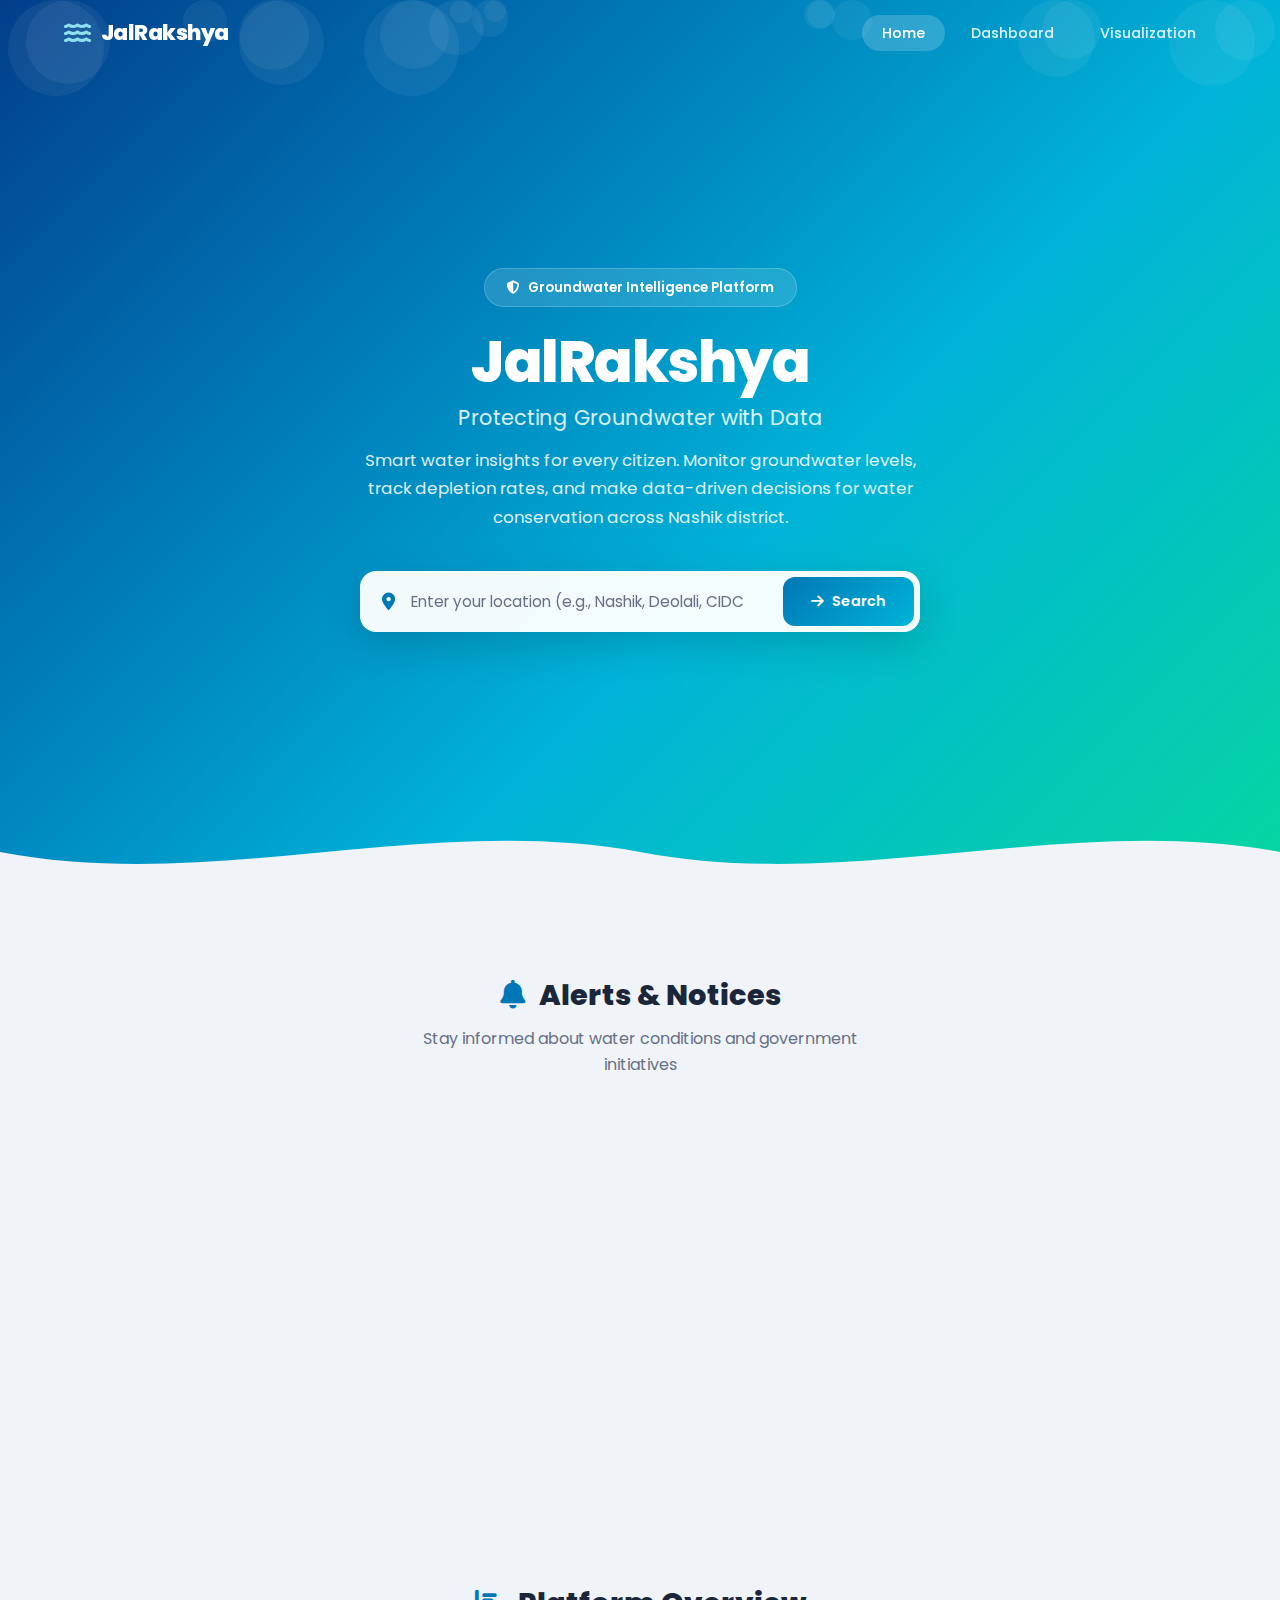
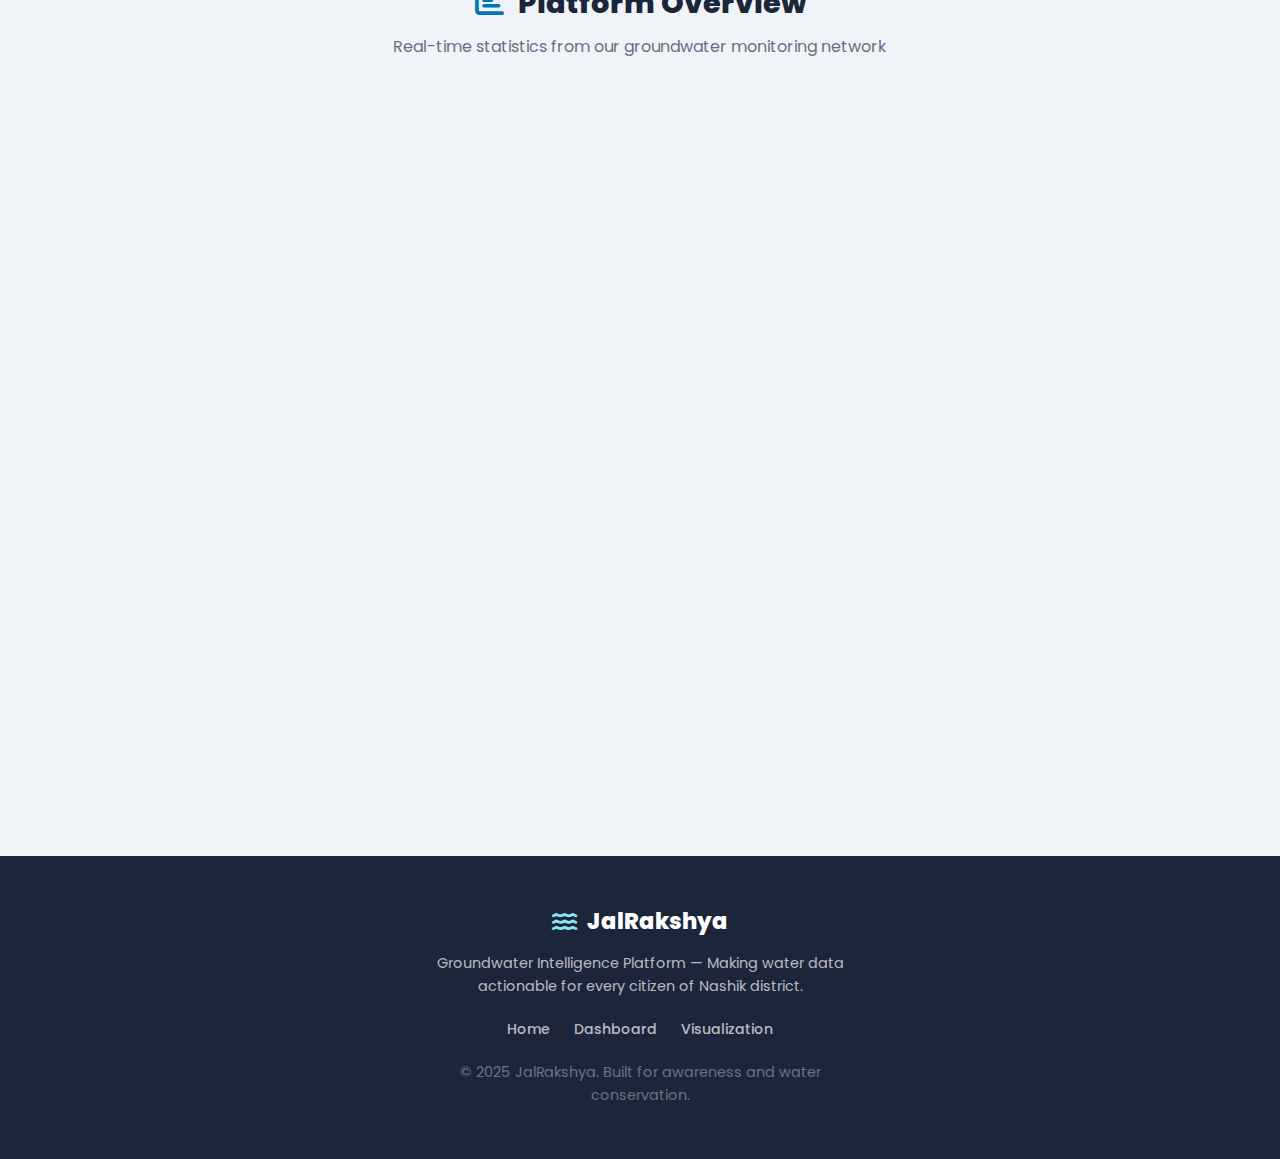
<file: JALRAKSHA - Copy/index.html>
<!DOCTYPE html>
<html lang="en">
<head>
  <meta charset="UTF-8" />
  <meta name="viewport" content="width=device-width, initial-scale=1.0" />
  <title>JalRakshya – Groundwater Intelligence Platform</title>
  <link href="https://fonts.googleapis.com/css2?family=Poppins:wght@300;400;500;600;700;800&display=swap" rel="stylesheet" />
  <link rel="stylesheet" href="https://cdnjs.cloudflare.com/ajax/libs/font-awesome/6.5.1/css/all.min.css" />
  <link rel="stylesheet" href="style.css" />
</head>
<body>

  <!-- ===== NAVBAR ===== -->
  <nav class="navbar" id="navbar">
    <div class="nav-container">
      <a href="index.html" class="nav-logo">
        <i class="fas fa-water"></i>
        JalRakshya
      </a>
      <ul class="nav-links" id="navLinks">
        <li><a href="index.html" class="active">Home</a></li>
        <li><a href="dashboard.html">Dashboard</a></li>
        <li><a href="visualization.html">Visualization</a></li>
      </ul>
      <button class="hamburger" id="hamburger" aria-label="Toggle menu">
        <span></span><span></span><span></span>
      </button>
    </div>
  </nav>

  <!-- ===== HERO ===== -->
  <section class="hero" id="hero">
    <div class="hero-bubbles" id="heroBubbles"></div>
    <div class="hero-content">
      <div class="hero-badge">
        <i class="fas fa-shield-halved"></i>
        Groundwater Intelligence Platform
      </div>
      <h1>
        JalRakshya
        <span>Protecting Groundwater with Data</span>
      </h1>
      <p class="hero-desc">Smart water insights for every citizen. Monitor groundwater levels, track depletion rates, and make data-driven decisions for water conservation across Nashik district.</p>
      <div class="hero-search">
        <div class="search-wrapper" id="searchWrapper">
          <i class="fas fa-map-marker-alt search-icon"></i>
          <input type="text" id="heroSearchInput" placeholder="Enter your location (e.g., Nashik, Deolali, CIDCO)..." autocomplete="off" list="locationList" />
          <datalist id="locationList"></datalist>
          <button id="heroSearchBtn">
            <i class="fas fa-arrow-right"></i>
            <span>Search</span>
          </button>
        </div>
      </div>
    </div>
    <div class="hero-wave">
      <svg viewBox="0 0 1440 120" xmlns="http://www.w3.org/2000/svg" preserveAspectRatio="none">
        <path fill="var(--bg)" d="M0,64 C240,110 480,20 720,64 C960,110 1200,20 1440,64 L1440,120 L0,120 Z"></path>
      </svg>
    </div>
  </section>

  <!-- ===== ALERTS & NOTICES ===== -->
  <section class="section alerts-section" id="alertsSection">
    <div class="container">
      <div class="section-header">
        <h2><i class="fas fa-bell"></i> Alerts &amp; Notices</h2>
        <p>Stay informed about water conditions and government initiatives</p>
      </div>
      <div class="alerts-grid">
        <div class="alert-card alert-danger fade-in">
          <div class="alert-icon"><i class="fas fa-exclamation-triangle"></i></div>
          <div class="alert-body">
            <h3>Water Levels Declining</h3>
            <p>Several locations in Nashik district are experiencing a steady decline in groundwater levels. Conservation measures are strongly advised for all residents.</p>
          </div>
        </div>
        <div class="alert-card alert-warning fade-in">
          <div class="alert-icon"><i class="fas fa-landmark"></i></div>
          <div class="alert-body">
            <h3>Jal Jeevan Mission</h3>
            <p>Government's flagship scheme to provide functional tap water to every rural household. Check eligibility and apply at <strong>jaljeevanmission.gov.in</strong></p>
          </div>
        </div>
        <div class="alert-card alert-success fade-in">
          <div class="alert-icon"><i class="fas fa-leaf"></i></div>
          <div class="alert-body">
            <h3>Rainwater Harvesting Subsidies</h3>
            <p>Local municipalities are offering up to 50% subsidy on rainwater harvesting systems. Apply before March 2026 to avail the benefit.</p>
          </div>
        </div>
        <div class="alert-card alert-info fade-in">
          <div class="alert-icon"><i class="fas fa-vial"></i></div>
          <div class="alert-body">
            <h3>Free Water Quality Testing</h3>
            <p>Free water quality testing is now available at all taluka offices. Ensure your drinking water meets BIS standards for safety.</p>
          </div>
        </div>
      </div>
    </div>
  </section>

  <!-- ===== QUICK STATS ===== -->
  <section class="section stats-section">
    <div class="container">
      <div class="section-header">
        <h2><i class="fas fa-chart-bar"></i> Platform Overview</h2>
        <p>Real-time statistics from our groundwater monitoring network</p>
      </div>
      <div class="stats-grid" id="statsGrid">
        <div class="stat-card fade-in">
          <div class="stat-icon"><i class="fas fa-map-marker-alt"></i></div>
          <div class="stat-value" id="statLocations">--</div>
          <div class="stat-label">Locations Monitored</div>
        </div>
        <div class="stat-card fade-in">
          <div class="stat-icon"><i class="fas fa-database"></i></div>
          <div class="stat-value" id="statRecords">--</div>
          <div class="stat-label">Data Records</div>
        </div>
        <div class="stat-card fade-in">
          <div class="stat-icon"><i class="fas fa-cloud-rain"></i></div>
          <div class="stat-value" id="statRainfall">--</div>
          <div class="stat-label">Avg Rainfall (mm)</div>
        </div>
        <div class="stat-card fade-in">
          <div class="stat-icon"><i class="fas fa-water"></i></div>
          <div class="stat-value" id="statGWLevel">--</div>
          <div class="stat-label">Avg GW Level (m)</div>
        </div>
      </div>
    </div>
  </section>

  <!-- ===== ABOUT ===== -->
  <section class="section about-section">
    <div class="container">
      <div class="about-grid fade-in">
        <div class="about-text">
          <h2>About JalRakshya</h2>
          <p>India extracts more groundwater than any other country in the world. In Nashik district alone, dozens of localities face moderate to severe water stress, threatening livelihoods and future sustainability.</p>
          <p>JalRakshya transforms complex groundwater monitoring data into clean, visual dashboards that every citizen can understand and act upon — empowering communities with actionable water intelligence.</p>
          <div class="about-features">
            <div class="about-feature"><i class="fas fa-database"></i><span>Real CSV Data</span></div>
            <div class="about-feature"><i class="fas fa-chart-pie"></i><span>Visual Analytics</span></div>
            <div class="about-feature"><i class="fas fa-bell"></i><span>Smart Alerts</span></div>
            <div class="about-feature"><i class="fas fa-mobile-screen"></i><span>Responsive Design</span></div>
          </div>
        </div>
        <div class="about-visual">
          <div class="about-card glass-card">
            <div class="about-stat"><strong id="aboutLocations">100+</strong><span>Locations</span></div>
            <div class="about-stat"><strong>315</strong><span>Data Records</span></div>
            <div class="about-stat"><strong>9</strong><span>Parameters</span></div>
            <div class="about-stat"><strong>3</strong><span>Years</span></div>
          </div>
        </div>
      </div>
    </div>
  </section>

  <!-- ===== FOOTER ===== -->
  <footer class="footer">
    <div class="container">
      <div class="footer-content">
        <div class="footer-brand"><i class="fas fa-water"></i><span>JalRakshya</span></div>
        <p>Groundwater Intelligence Platform — Making water data actionable for every citizen of Nashik district.</p>
        <div class="footer-links">
          <a href="index.html">Home</a>
          <a href="dashboard.html">Dashboard</a>
          <a href="visualization.html">Visualization</a>
        </div>
        <p class="footer-copy">&copy; 2025 JalRakshya. Built for awareness and water conservation.</p>
      </div>
    </div>
  </footer>

  <!-- Scroll to Top -->
  <button class="scroll-top-btn" id="scrollTopBtn" aria-label="Scroll to top"><i class="fas fa-chevron-up"></i></button>

  <script src="script.js"></script>
</body>
</html>
</file>
<file: JALRAKSHA - Copy/style.css>
/* ============================================
   JalRakshya – Groundwater Intelligence Platform
   Master Stylesheet
   ============================================ */

/* ───── CSS Variables ───── */
:root {
  --primary: #0077b6;
  --primary-dark: #023e8a;
  --primary-light: #48cae4;
  --accent: #00b4d8;
  --accent-light: #90e0ef;
  --green: #06d6a0;
  --green-dark: #058a5e;
  --yellow: #ffd166;
  --yellow-dark: #e0a800;
  --red: #ef476f;
  --red-dark: #c9184a;
  --orange: #f77f00;

  --bg: #f0f4f8;
  --bg-alt: #e4eaf0;
  --card-bg: rgba(255, 255, 255, 0.82);
  --glass-bg: rgba(255, 255, 255, 0.55);
  --glass-border: rgba(255, 255, 255, 0.25);
  --text: #344054;
  --text-light: #667085;
  --heading: #1b263b;
  --border: rgba(0, 0, 0, 0.07);

  --shadow-sm: 0 2px 8px rgba(0, 0, 0, 0.05);
  --shadow: 0 8px 30px rgba(0, 0, 0, 0.07);
  --shadow-lg: 0 20px 60px rgba(0, 0, 0, 0.1);
  --radius: 16px;
  --radius-sm: 10px;
  --radius-full: 50px;
  --transition: all 0.3s cubic-bezier(0.4, 0, 0.2, 1);
  --font: "Poppins", sans-serif;
}

/* ───── Reset ───── */
*,
*::before,
*::after {
  margin: 0;
  padding: 0;
  box-sizing: border-box;
}

html {
  scroll-behavior: smooth;
}

body {
  font-family: var(--font);
  background: var(--bg);
  color: var(--text);
  line-height: 1.6;
  overflow-x: hidden;
  -webkit-font-smoothing: antialiased;
}

a {
  text-decoration: none;
  color: inherit;
}
ul {
  list-style: none;
}
img {
  max-width: 100%;
  display: block;
}
button {
  cursor: pointer;
  font-family: var(--font);
  border: none;
}
input,
select,
textarea {
  font-family: var(--font);
}

.container {
  max-width: 1200px;
  margin: 0 auto;
  padding: 0 24px;
}

.section {
  padding: 72px 0;
}

/* ============================================
   GLASS CARD
   ============================================ */
.glass-card {
  background: var(--card-bg);
  backdrop-filter: blur(16px);
  -webkit-backdrop-filter: blur(16px);
  border: 1px solid var(--glass-border);
  border-radius: var(--radius);
  box-shadow: var(--shadow);
  transition: var(--transition);
}

/* ============================================
   BUTTONS
   ============================================ */
.btn {
  display: inline-flex;
  align-items: center;
  gap: 8px;
  padding: 12px 28px;
  border-radius: var(--radius-full);
  font-weight: 600;
  font-size: 0.92rem;
  border: none;
  cursor: pointer;
  transition: var(--transition);
  text-decoration: none;
}

.btn-primary {
  background: linear-gradient(135deg, var(--primary), var(--accent));
  color: #fff;
  box-shadow: 0 4px 15px rgba(0, 119, 182, 0.3);
}

.btn-primary:hover {
  background: linear-gradient(135deg, var(--primary-dark), var(--primary));
  box-shadow: 0 6px 20px rgba(0, 119, 182, 0.4);
  transform: translateY(-2px);
}

.btn-outline {
  background: transparent;
  color: var(--primary);
  border: 2px solid var(--primary);
}

.btn-outline:hover {
  background: var(--primary);
  color: #fff;
}

.btn-lg {
  padding: 14px 36px;
  font-size: 1rem;
}

/* ============================================
   NAVBAR
   ============================================ */
.navbar {
  position: fixed;
  top: 0;
  left: 0;
  right: 0;
  z-index: 1000;
  padding: 16px 0;
  transition: var(--transition);
  background: transparent;
}

.navbar.scrolled {
  background: rgba(255, 255, 255, 0.95);
  backdrop-filter: blur(20px);
  -webkit-backdrop-filter: blur(20px);
  box-shadow: 0 4px 24px rgba(0, 0, 0, 0.06);
  padding: 10px 0;
}

/* Light navbar preset (dashboard & viz pages) */
.navbar.navbar-light {
  background: rgba(255, 255, 255, 0.95);
  backdrop-filter: blur(20px);
  -webkit-backdrop-filter: blur(20px);
  box-shadow: 0 4px 24px rgba(0, 0, 0, 0.06);
  padding: 10px 0;
}

.nav-container {
  max-width: 1200px;
  margin: 0 auto;
  padding: 0 24px;
  display: flex;
  align-items: center;
  justify-content: space-between;
}

.nav-logo {
  display: flex;
  align-items: center;
  gap: 10px;
  font-size: 1.35rem;
  font-weight: 800;
  color: #fff;
  letter-spacing: -0.5px;
}

.nav-logo i {
  font-size: 1.5rem;
  color: var(--accent-light);
}

.navbar.scrolled .nav-logo,
.navbar-light .nav-logo {
  color: var(--primary-dark);
}

.navbar.scrolled .nav-logo i,
.navbar-light .nav-logo i {
  color: var(--primary);
}

.nav-links {
  display: flex;
  align-items: center;
  gap: 6px;
}

.nav-links a {
  padding: 8px 20px;
  border-radius: var(--radius-full);
  font-weight: 500;
  font-size: 0.9rem;
  color: rgba(255, 255, 255, 0.85);
  transition: var(--transition);
}

.navbar.scrolled .nav-links a,
.navbar-light .nav-links a {
  color: var(--text);
}

.nav-links a:hover,
.nav-links a.active {
  background: rgba(255, 255, 255, 0.18);
  color: #fff;
}

.navbar.scrolled .nav-links a:hover,
.navbar.scrolled .nav-links a.active,
.navbar-light .nav-links a:hover,
.navbar-light .nav-links a.active {
  background: var(--primary);
  color: #fff;
}

/* Hamburger */
.hamburger {
  display: none;
  flex-direction: column;
  gap: 5px;
  background: none;
  padding: 6px;
}

.hamburger span {
  display: block;
  width: 24px;
  height: 2.5px;
  background: #fff;
  border-radius: 4px;
  transition: var(--transition);
}

.navbar.scrolled .hamburger span,
.navbar-light .hamburger span {
  background: var(--heading);
}

.hamburger.active span:nth-child(1) {
  transform: rotate(45deg) translate(5px, 5px);
}
.hamburger.active span:nth-child(2) {
  opacity: 0;
}
.hamburger.active span:nth-child(3) {
  transform: rotate(-45deg) translate(5px, -5px);
}

/* ============================================
   HERO SECTION
   ============================================ */
.hero {
  min-height: 100vh;
  display: flex;
  align-items: center;
  justify-content: center;
  text-align: center;
  position: relative;
  background: linear-gradient(
    135deg,
    #023e8a 0%,
    #0077b6 30%,
    #00b4d8 60%,
    #06d6a0 100%
  );
  overflow: hidden;
}

.hero-bubbles {
  position: absolute;
  top: 0;
  left: 0;
  right: 0;
  bottom: 0;
  overflow: hidden;
  z-index: 1;
}

.bubble {
  position: absolute;
  border-radius: 50%;
  background: rgba(255, 255, 255, 0.06);
  animation: floatUp linear infinite;
}

@keyframes floatUp {
  0% {
    transform: translateY(100vh) scale(0);
    opacity: 0;
  }
  10% {
    opacity: 1;
  }
  90% {
    opacity: 0.6;
  }
  100% {
    transform: translateY(-20vh) scale(1);
    opacity: 0;
  }
}

.hero-content {
  position: relative;
  z-index: 2;
  max-width: 740px;
  padding: 0 24px;
}

.hero-badge {
  display: inline-flex;
  align-items: center;
  gap: 8px;
  background: rgba(255, 255, 255, 0.13);
  backdrop-filter: blur(10px);
  padding: 8px 22px;
  border-radius: var(--radius-full);
  font-size: 0.82rem;
  font-weight: 600;
  color: #fff;
  margin-bottom: 24px;
  border: 1px solid rgba(255, 255, 255, 0.2);
  animation: fadeInDown 0.8s ease;
}

.hero h1 {
  font-size: 3.6rem;
  font-weight: 800;
  color: #fff;
  line-height: 1.08;
  margin-bottom: 16px;
  letter-spacing: -1.5px;
  animation: fadeInDown 0.8s ease 0.1s backwards;
}

.hero h1 span {
  display: block;
  font-size: 1.3rem;
  font-weight: 400;
  opacity: 0.85;
  margin-top: 14px;
  letter-spacing: 0;
}

.hero-desc {
  font-size: 1.05rem;
  color: rgba(255, 255, 255, 0.88);
  max-width: 560px;
  margin: 0 auto 40px;
  line-height: 1.7;
  animation: fadeInDown 0.8s ease 0.2s backwards;
}

.hero-search {
  animation: fadeInUp 0.8s ease 0.3s backwards;
}

.hero-wave {
  position: absolute;
  bottom: -2px;
  left: 0;
  right: 0;
  z-index: 3;
}

.hero-wave svg {
  display: block;
  width: 100%;
}

/* Search Wrapper */
.search-wrapper {
  display: flex;
  align-items: center;
  gap: 0;
  background: rgba(255, 255, 255, 0.95);
  backdrop-filter: blur(10px);
  border-radius: var(--radius);
  box-shadow: 0 12px 40px rgba(0, 0, 0, 0.15);
  overflow: hidden;
  border: 2px solid transparent;
  transition: var(--transition);
  max-width: 580px;
  margin: 0 auto;
}

.search-wrapper:focus-within {
  border-color: var(--accent);
  box-shadow: 0 12px 40px rgba(0, 180, 216, 0.25);
}

.search-icon {
  padding-left: 20px;
  color: var(--primary);
  font-size: 1.1rem;
}

.search-wrapper input {
  flex: 1;
  padding: 16px 16px;
  border: none;
  font-size: 0.95rem;
  background: transparent;
  color: var(--heading);
  outline: none;
}

.search-wrapper input::placeholder {
  color: var(--text-light);
}

.search-wrapper button {
  display: flex;
  align-items: center;
  gap: 8px;
  padding: 14px 28px;
  margin: 4px;
  background: linear-gradient(135deg, var(--primary), var(--accent));
  color: #fff;
  font-weight: 600;
  font-size: 0.9rem;
  border: none;
  border-radius: 12px;
  transition: var(--transition);
  white-space: nowrap;
}

.search-wrapper button:hover {
  background: linear-gradient(135deg, var(--primary-dark), var(--primary));
  transform: scale(1.02);
}

/* ============================================
   SECTION HEADERS
   ============================================ */
.section-header {
  text-align: center;
  margin-bottom: 48px;
}

.section-header h2 {
  font-size: 1.8rem;
  font-weight: 800;
  color: var(--heading);
  margin-bottom: 8px;
}

.section-header h2 i {
  color: var(--primary);
  margin-right: 8px;
}

.section-header p {
  font-size: 1rem;
  color: var(--text-light);
  max-width: 500px;
  margin: 0 auto;
}

/* ============================================
   ALERTS SECTION
   ============================================ */
.alerts-grid {
  display: grid;
  grid-template-columns: repeat(2, 1fr);
  gap: 20px;
}

.alert-card {
  display: flex;
  gap: 16px;
  padding: 24px;
  border-radius: var(--radius);
  background: var(--card-bg);
  backdrop-filter: blur(10px);
  box-shadow: var(--shadow-sm);
  border-left: 5px solid transparent;
  transition: var(--transition);
}

.alert-card:hover {
  transform: translateY(-4px);
  box-shadow: var(--shadow);
}

.alert-danger {
  border-left-color: var(--red);
}
.alert-warning {
  border-left-color: var(--yellow-dark);
}
.alert-success {
  border-left-color: var(--green);
}
.alert-info {
  border-left-color: var(--primary);
}

.alert-icon {
  width: 48px;
  height: 48px;
  border-radius: 12px;
  display: flex;
  align-items: center;
  justify-content: center;
  font-size: 1.2rem;
  flex-shrink: 0;
}

.alert-danger .alert-icon {
  background: rgba(239, 71, 111, 0.1);
  color: var(--red);
}
.alert-warning .alert-icon {
  background: rgba(255, 209, 102, 0.2);
  color: var(--yellow-dark);
}
.alert-success .alert-icon {
  background: rgba(6, 214, 160, 0.12);
  color: var(--green);
}
.alert-info .alert-icon {
  background: rgba(0, 119, 182, 0.1);
  color: var(--primary);
}

.alert-body h3 {
  font-size: 1rem;
  font-weight: 700;
  color: var(--heading);
  margin-bottom: 4px;
}

.alert-body p {
  font-size: 0.88rem;
  color: var(--text);
  line-height: 1.6;
}

/* ============================================
   STATS SECTION
   ============================================ */
.stats-grid {
  display: grid;
  grid-template-columns: repeat(4, 1fr);
  gap: 20px;
}

.stat-card {
  text-align: center;
  padding: 32px 20px;
  background: var(--card-bg);
  backdrop-filter: blur(10px);
  border: 1px solid var(--glass-border);
  border-radius: var(--radius);
  box-shadow: var(--shadow-sm);
  transition: var(--transition);
}

.stat-card:hover {
  transform: translateY(-6px);
  box-shadow: var(--shadow);
}

.stat-icon {
  width: 56px;
  height: 56px;
  margin: 0 auto 16px;
  border-radius: 14px;
  display: flex;
  align-items: center;
  justify-content: center;
  font-size: 1.4rem;
  background: linear-gradient(135deg, rgba(0, 119, 182, 0.1), rgba(0, 180, 216, 0.1));
  color: var(--primary);
}

.stat-value {
  font-size: 2.2rem;
  font-weight: 800;
  color: var(--heading);
  line-height: 1.1;
}

.stat-label {
  font-size: 0.85rem;
  color: var(--text-light);
  margin-top: 6px;
  font-weight: 500;
}

/* ============================================
   ABOUT SECTION
   ============================================ */
.about-grid {
  display: grid;
  grid-template-columns: 1fr 1fr;
  gap: 48px;
  align-items: center;
}

.about-text h2 {
  font-size: 2rem;
  font-weight: 800;
  color: var(--heading);
  margin-bottom: 16px;
}

.about-text p {
  color: var(--text);
  margin-bottom: 16px;
  line-height: 1.7;
}

.about-features {
  display: grid;
  grid-template-columns: 1fr 1fr;
  gap: 12px;
  margin-top: 24px;
}

.about-feature {
  display: flex;
  align-items: center;
  gap: 10px;
  font-weight: 600;
  font-size: 0.9rem;
  color: var(--heading);
}

.about-feature i {
  color: var(--primary);
  width: 20px;
  text-align: center;
}

.about-card {
  display: grid;
  grid-template-columns: 1fr 1fr;
  gap: 16px;
  padding: 32px;
}

.about-stat {
  text-align: center;
  padding: 20px 12px;
  background: rgba(0, 119, 182, 0.04);
  border-radius: 12px;
}

.about-stat strong {
  display: block;
  font-size: 1.8rem;
  font-weight: 800;
  color: var(--primary);
  line-height: 1.1;
}

.about-stat span {
  font-size: 0.82rem;
  color: var(--text-light);
  font-weight: 500;
}

/* ============================================
   FOOTER
   ============================================ */
.footer {
  background: var(--heading);
  color: rgba(255, 255, 255, 0.7);
  padding: 48px 0 32px;
}

.footer-content {
  text-align: center;
}

.footer-brand {
  display: inline-flex;
  align-items: center;
  gap: 10px;
  font-size: 1.4rem;
  font-weight: 800;
  color: #fff;
  margin-bottom: 12px;
}

.footer-brand i {
  color: var(--accent-light);
}

.footer-content > p {
  font-size: 0.9rem;
  max-width: 450px;
  margin: 0 auto 20px;
  line-height: 1.6;
}

.footer-links {
  display: flex;
  justify-content: center;
  gap: 24px;
  margin-bottom: 20px;
}

.footer-links a {
  font-size: 0.88rem;
  font-weight: 500;
  transition: var(--transition);
}

.footer-links a:hover {
  color: var(--accent-light);
}

.footer-copy {
  font-size: 0.78rem;
  opacity: 0.5;
}

/* ============================================
   SCROLL TO TOP
   ============================================ */
.scroll-top-btn {
  position: fixed;
  bottom: 28px;
  right: 28px;
  width: 46px;
  height: 46px;
  border-radius: 50%;
  background: linear-gradient(135deg, var(--primary), var(--accent));
  color: #fff;
  font-size: 1rem;
  display: flex;
  align-items: center;
  justify-content: center;
  box-shadow: 0 6px 20px rgba(0, 119, 182, 0.35);
  opacity: 0;
  transform: translateY(20px);
  transition: var(--transition);
  z-index: 999;
  pointer-events: none;
}

.scroll-top-btn.visible {
  opacity: 1;
  transform: translateY(0);
  pointer-events: all;
}

.scroll-top-btn:hover {
  transform: translateY(-3px);
}

/* ============================================
   LOADING OVERLAY
   ============================================ */
.loading-overlay {
  position: fixed;
  inset: 0;
  z-index: 10000;
  background: var(--bg);
  display: flex;
  align-items: center;
  justify-content: center;
  transition: opacity 0.5s ease;
}

.loading-overlay.hidden {
  opacity: 0;
  pointer-events: none;
}

.loader {
  text-align: center;
}

.spinner {
  width: 48px;
  height: 48px;
  border: 4px solid var(--border);
  border-top-color: var(--primary);
  border-radius: 50%;
  animation: spin 0.8s linear infinite;
  margin: 0 auto 16px;
}

@keyframes spin {
  to {
    transform: rotate(360deg);
  }
}

.loader p {
  color: var(--text-light);
  font-size: 0.92rem;
  font-weight: 500;
}

/* ============================================
   TOAST NOTIFICATION
   ============================================ */
.toast {
  position: fixed;
  bottom: 28px;
  left: 50%;
  transform: translateX(-50%) translateY(20px);
  padding: 14px 28px;
  border-radius: var(--radius-full);
  font-size: 0.88rem;
  font-weight: 500;
  color: #fff;
  display: flex;
  align-items: center;
  gap: 10px;
  z-index: 10001;
  box-shadow: 0 8px 30px rgba(0, 0, 0, 0.2);
  opacity: 0;
  transition: all 0.4s cubic-bezier(0.4, 0, 0.2, 1);
  pointer-events: none;
}

.toast.visible {
  opacity: 1;
  transform: translateX(-50%) translateY(0);
}

.toast-info {
  background: var(--heading);
}
.toast-success {
  background: var(--green);
}
.toast-error {
  background: var(--red);
}
.toast-warning {
  background: var(--orange);
  color: var(--heading);
}

/* ============================================
   FADE-IN ANIMATION
   ============================================ */
.fade-in {
  opacity: 0;
  transform: translateY(24px);
  transition: opacity 0.6s ease, transform 0.6s ease;
}

.fade-in.visible {
  opacity: 1;
  transform: translateY(0);
}

@keyframes fadeInDown {
  from {
    opacity: 0;
    transform: translateY(-20px);
  }
  to {
    opacity: 1;
    transform: translateY(0);
  }
}

@keyframes fadeInUp {
  from {
    opacity: 0;
    transform: translateY(30px);
  }
  to {
    opacity: 1;
    transform: translateY(0);
  }
}

/* ============================================
   DASHBOARD — TOP BAR
   ============================================ */
.page-main {
  padding-top: 70px;
}

.dash-topbar {
  padding: 32px 0 24px;
  background: linear-gradient(
    135deg,
    rgba(0, 119, 182, 0.04),
    rgba(6, 214, 160, 0.04)
  );
  border-bottom: 1px solid var(--border);
}

.topbar-content {
  display: flex;
  align-items: flex-end;
  justify-content: space-between;
  gap: 20px;
}

.breadcrumb {
  display: flex;
  align-items: center;
  gap: 8px;
  font-size: 0.82rem;
  color: var(--text-light);
  margin-bottom: 8px;
}

.breadcrumb a {
  color: var(--primary);
  font-weight: 500;
  transition: var(--transition);
}

.breadcrumb a:hover {
  text-decoration: underline;
}

.breadcrumb .sep {
  opacity: 0.4;
}

.topbar-content h1 {
  font-size: 1.7rem;
  font-weight: 800;
  color: var(--heading);
}

.topbar-content h1 i {
  color: var(--primary);
  margin-right: 8px;
}

/* ============================================
   DASHBOARD — NO DATA
   ============================================ */
.no-data-section {
  padding: 80px 0;
}

.no-data-card {
  text-align: center;
  padding: 60px 40px;
  background: var(--card-bg);
  border-radius: var(--radius);
  box-shadow: var(--shadow);
  max-width: 500px;
  margin: 0 auto;
}

.no-data-card i {
  font-size: 3.5rem;
  color: var(--primary);
  opacity: 0.4;
  margin-bottom: 20px;
}

.no-data-card h2 {
  font-size: 1.5rem;
  font-weight: 700;
  color: var(--heading);
  margin-bottom: 12px;
}

.no-data-card p {
  color: var(--text);
  margin-bottom: 24px;
  font-size: 0.95rem;
}

/* ============================================
   DASHBOARD — STATUS BAR
   ============================================ */
.status-section {
  padding: 16px 0;
}

.status-bar {
  display: flex;
  align-items: center;
  gap: 16px;
  padding: 18px 28px;
  border-radius: var(--radius);
  transition: var(--transition);
  animation: slideInDown 0.5s ease;
}

@keyframes slideInDown {
  from {
    opacity: 0;
    transform: translateY(-10px);
  }
  to {
    opacity: 1;
    transform: translateY(0);
  }
}

.status-dot {
  width: 14px;
  height: 14px;
  border-radius: 50%;
  flex-shrink: 0;
  animation: pulse 2s infinite;
}

@keyframes pulse {
  0%,
  100% {
    box-shadow: 0 0 0 0 currentColor;
  }
  50% {
    box-shadow: 0 0 0 8px transparent;
  }
}

.status-info {
  display: flex;
  flex-direction: column;
}

.status-label {
  font-size: 0.82rem;
  font-weight: 700;
  letter-spacing: 1px;
  text-transform: uppercase;
}

.status-desc {
  font-size: 0.88rem;
  font-weight: 400;
}

/* Status Variants */
.status-safe {
  background: rgba(6, 214, 160, 0.1);
  border: 1px solid rgba(6, 214, 160, 0.25);
}
.status-safe .status-dot {
  background: var(--green);
  color: rgba(6, 214, 160, 0.4);
}
.status-safe .status-label {
  color: var(--green-dark);
}
.status-safe .status-desc {
  color: var(--green-dark);
}

.status-moderate {
  background: rgba(255, 209, 102, 0.12);
  border: 1px solid rgba(255, 209, 102, 0.3);
}
.status-moderate .status-dot {
  background: var(--yellow);
  color: rgba(255, 209, 102, 0.4);
}
.status-moderate .status-label {
  color: var(--yellow-dark);
}
.status-moderate .status-desc {
  color: #7a6200;
}

.status-critical {
  background: rgba(239, 71, 111, 0.1);
  border: 1px solid rgba(239, 71, 111, 0.25);
}
.status-critical .status-dot {
  background: var(--red);
  color: rgba(239, 71, 111, 0.4);
}
.status-critical .status-label {
  color: var(--red-dark);
}
.status-critical .status-desc {
  color: var(--red-dark);
}

/* ============================================
   DASHBOARD — SUMMARY CARDS
   ============================================ */
.summary-grid {
  display: grid;
  grid-template-columns: repeat(5, 1fr);
  gap: 18px;
}

.summary-card {
  padding: 24px 20px;
  text-align: center;
  transition: var(--transition);
}

.summary-card:hover {
  transform: translateY(-6px);
  box-shadow: var(--shadow-lg);
}

.card-icon {
  width: 50px;
  height: 50px;
  border-radius: 14px;
  display: flex;
  align-items: center;
  justify-content: center;
  margin: 0 auto 14px;
  font-size: 1.2rem;
}

.card-icon.water {
  background: rgba(0, 119, 182, 0.1);
  color: #0077b6;
}
.card-icon.rain {
  background: rgba(0, 180, 216, 0.1);
  color: #00b4d8;
}
.card-icon.depletion {
  background: rgba(239, 71, 111, 0.1);
  color: #ef476f;
}
.card-icon.ph {
  background: rgba(6, 214, 160, 0.1);
  color: #06d6a0;
}
.card-icon.usage {
  background: rgba(131, 56, 236, 0.1);
  color: #8338ec;
}

.summary-card h3 {
  font-size: 0.78rem;
  font-weight: 600;
  color: var(--text-light);
  text-transform: uppercase;
  letter-spacing: 0.5px;
  margin-bottom: 8px;
}

.card-value {
  font-size: 2rem;
  font-weight: 800;
  color: var(--heading);
  line-height: 1;
}

.card-unit {
  font-size: 0.75rem;
  color: var(--text-light);
  margin-top: 6px;
}

/* ============================================
   DASHBOARD — MAP PLACEHOLDER
   ============================================ */
.map-card {
  padding: 24px;
}

.map-card h3 {
  font-size: 1.1rem;
  font-weight: 700;
  color: var(--heading);
  margin-bottom: 16px;
}

.map-card h3 i {
  color: var(--primary);
  margin-right: 8px;
}

.map-placeholder {
  height: 260px;
  border-radius: 12px;
  background: linear-gradient(
    135deg,
    rgba(0, 119, 182, 0.04),
    rgba(0, 180, 216, 0.06),
    rgba(6, 214, 160, 0.04)
  );
  border: 2px dashed var(--border);
  display: flex;
  flex-direction: column;
  align-items: center;
  justify-content: center;
  text-align: center;
  padding: 24px;
  position: relative;
  overflow: hidden;
}

.map-pin {
  font-size: 2.4rem;
  color: var(--red);
  margin-bottom: 12px;
  animation: bounce 2s infinite;
}

@keyframes bounce {
  0%,
  100% {
    transform: translateY(0);
  }
  50% {
    transform: translateY(-10px);
  }
}

.map-placeholder h4 {
  font-size: 1.1rem;
  font-weight: 700;
  color: var(--heading);
  margin-bottom: 4px;
}

.map-placeholder p {
  font-size: 0.85rem;
  color: var(--text-light);
}

.map-grid-bg {
  position: absolute;
  inset: 0;
  background-image: radial-gradient(
    circle,
    rgba(0, 119, 182, 0.07) 1px,
    transparent 1px
  );
  background-size: 24px 24px;
  pointer-events: none;
}

/* ============================================
   DASHBOARD — DATA TABLE
   ============================================ */
.table-card {
  padding: 24px;
}

.table-card h3 {
  font-size: 1.1rem;
  font-weight: 700;
  color: var(--heading);
  margin-bottom: 16px;
}

.table-card h3 i {
  color: var(--primary);
  margin-right: 8px;
}

.table-wrapper {
  overflow-x: auto;
  border-radius: 10px;
}

.data-table {
  width: 100%;
  border-collapse: collapse;
  font-size: 0.88rem;
}

.data-table thead {
  background: linear-gradient(
    135deg,
    rgba(0, 119, 182, 0.06),
    rgba(0, 180, 216, 0.06)
  );
}

.data-table th {
  padding: 14px 16px;
  text-align: left;
  font-weight: 700;
  font-size: 0.8rem;
  color: var(--primary-dark);
  text-transform: uppercase;
  letter-spacing: 0.5px;
  white-space: nowrap;
}

.data-table td {
  padding: 12px 16px;
  border-bottom: 1px solid var(--border);
  color: var(--text);
  white-space: nowrap;
}

.data-table tbody tr {
  transition: var(--transition);
}

.data-table tbody tr:hover {
  background: rgba(0, 119, 182, 0.03);
}

.data-table tbody tr:last-child td {
  border-bottom: none;
}

/* ============================================
   DASHBOARD — INSIGHTS & CTA
   ============================================ */
.insights-grid {
  display: grid;
  grid-template-columns: 1.2fr 1fr;
  gap: 24px;
}

.insight-card,
.cta-card {
  padding: 28px;
}

.insight-card h3,
.cta-card h3 {
  font-size: 1.1rem;
  font-weight: 700;
  color: var(--heading);
  margin-bottom: 16px;
}

.insight-card h3 i,
.cta-card h3 i {
  color: var(--primary);
  margin-right: 8px;
}

.insight-item {
  display: flex;
  align-items: flex-start;
  gap: 12px;
  padding: 14px 16px;
  border-radius: var(--radius-sm);
  margin-bottom: 10px;
  font-size: 0.88rem;
  line-height: 1.6;
}

.insight-item i {
  margin-top: 3px;
  flex-shrink: 0;
  font-size: 0.95rem;
}

.insight-danger {
  background: rgba(239, 71, 111, 0.07);
  border-left: 3px solid var(--red);
}
.insight-danger i {
  color: var(--red);
}

.insight-warning {
  background: rgba(255, 209, 102, 0.1);
  border-left: 3px solid var(--yellow-dark);
}
.insight-warning i {
  color: var(--yellow-dark);
}

.insight-success {
  background: rgba(6, 214, 160, 0.08);
  border-left: 3px solid var(--green);
}
.insight-success i {
  color: var(--green);
}

.cta-card {
  display: flex;
  flex-direction: column;
  align-items: center;
  text-align: center;
  justify-content: center;
}

.cta-icon {
  width: 64px;
  height: 64px;
  border-radius: 50%;
  background: linear-gradient(
    135deg,
    rgba(0, 119, 182, 0.1),
    rgba(0, 180, 216, 0.1)
  );
  display: flex;
  align-items: center;
  justify-content: center;
  font-size: 1.5rem;
  color: var(--primary);
  margin-bottom: 16px;
}

.cta-card p {
  color: var(--text);
  font-size: 0.9rem;
  margin-bottom: 20px;
  line-height: 1.6;
}

/* ============================================
   VISUALIZATION — HEADER
   ============================================ */
.viz-header {
  padding: 32px 0 24px;
  background: linear-gradient(
    135deg,
    rgba(0, 119, 182, 0.04),
    rgba(6, 214, 160, 0.04)
  );
  border-bottom: 1px solid var(--border);
}

.viz-header h1 {
  font-size: 1.7rem;
  font-weight: 800;
  color: var(--heading);
  margin-bottom: 6px;
}

.viz-header h1 i {
  color: var(--primary);
  margin-right: 8px;
}

.viz-header > .container > p {
  color: var(--text);
  font-size: 0.95rem;
}

/* ============================================
   VISUALIZATION — CHARTS
   ============================================ */
.charts-grid-2 {
  display: grid;
  grid-template-columns: 1fr 1fr;
  gap: 24px;
}

.chart-card {
  padding: 24px;
}

.chart-card h3 {
  font-size: 1.05rem;
  font-weight: 700;
  color: var(--heading);
  margin-bottom: 4px;
}

.chart-desc {
  font-size: 0.82rem;
  color: var(--text-light);
  margin-bottom: 16px;
}

.chart-container {
  height: 280px;
  position: relative;
}

.chart-container.chart-lg {
  height: 340px;
}

/* ============================================
   VISUALIZATION — WATER SCORE
   ============================================ */
.score-card {
  padding: 32px;
}

.score-header {
  margin-bottom: 32px;
}

.score-header h3 {
  font-size: 1.2rem;
  font-weight: 700;
  color: var(--heading);
  margin-bottom: 4px;
}

.score-header h3 i {
  color: var(--primary);
  margin-right: 8px;
}

.score-display {
  display: flex;
  align-items: center;
  justify-content: center;
  gap: 56px;
  flex-wrap: wrap;
}

.score-ring {
  position: relative;
  width: 200px;
  height: 200px;
}

.score-ring svg {
  transform: rotate(-90deg);
  width: 100%;
  height: 100%;
}

.score-bg-circle {
  fill: none;
  stroke: var(--border);
  stroke-width: 12;
}

.score-fill-circle {
  fill: none;
  stroke: var(--primary);
  stroke-width: 12;
  stroke-linecap: round;
  transition: stroke-dashoffset 1.5s ease, stroke 0.5s ease;
}

.score-number {
  position: absolute;
  inset: 0;
  display: flex;
  align-items: center;
  justify-content: center;
  font-size: 3rem;
  font-weight: 800;
  color: var(--heading);
}

.score-info {
  max-width: 280px;
}

.score-label {
  font-size: 1.8rem;
  font-weight: 800;
  margin-bottom: 8px;
  transition: color 0.5s ease;
}

.score-formula {
  font-size: 0.82rem;
  color: var(--text-light);
  margin-bottom: 20px;
  font-style: italic;
}

.score-legend {
  display: flex;
  flex-direction: column;
  gap: 10px;
}

.legend-item {
  display: flex;
  align-items: center;
  gap: 10px;
  font-size: 0.88rem;
  color: var(--text);
  font-weight: 500;
}

.dot {
  width: 12px;
  height: 12px;
  border-radius: 50%;
  flex-shrink: 0;
}

.dot-green {
  background: var(--green);
}
.dot-yellow {
  background: var(--yellow);
}
.dot-red {
  background: var(--red);
}

/* ============================================
   VISUALIZATION — INDICES
   ============================================ */
.indices-grid {
  display: grid;
  grid-template-columns: repeat(3, 1fr);
  gap: 24px;
}

.index-card {
  padding: 28px;
  text-align: center;
  transition: var(--transition);
}

.index-card:hover {
  transform: translateY(-6px);
  box-shadow: var(--shadow-lg);
}

.index-icon {
  font-size: 1.8rem;
  margin-bottom: 14px;
}

.index-card h4 {
  font-size: 1rem;
  font-weight: 700;
  color: var(--heading);
  margin-bottom: 4px;
}

.index-desc {
  font-size: 0.78rem;
  color: var(--text-light);
  margin-bottom: 20px;
}

.index-bar {
  height: 10px;
  background: var(--bg-alt);
  border-radius: var(--radius-full);
  overflow: hidden;
  margin-bottom: 12px;
}

.index-fill {
  height: 100%;
  width: 0;
  border-radius: var(--radius-full);
  transition: width 1.2s cubic-bezier(0.4, 0, 0.2, 1),
    background 0.5s ease;
}

.index-value {
  font-size: 1rem;
  font-weight: 700;
  transition: color 0.5s ease;
}

/* ============================================
   RESPONSIVE DESIGN
   ============================================ */
@media (max-width: 1024px) {
  .summary-grid {
    grid-template-columns: repeat(3, 1fr);
  }
  .charts-grid-2 {
    grid-template-columns: 1fr;
  }
  .insights-grid {
    grid-template-columns: 1fr;
  }
}

@media (max-width: 900px) {
  .stats-grid {
    grid-template-columns: repeat(2, 1fr);
  }
  .alerts-grid {
    grid-template-columns: 1fr;
  }
  .about-grid {
    grid-template-columns: 1fr;
    gap: 32px;
  }
  .indices-grid {
    grid-template-columns: 1fr;
  }
  .score-display {
    flex-direction: column;
    gap: 32px;
  }
}

@media (max-width: 768px) {
  .hero h1 {
    font-size: 2.4rem;
  }
  .hero h1 span {
    font-size: 1.1rem;
  }
  .hero-desc {
    font-size: 0.95rem;
  }

  .section {
    padding: 48px 0;
  }
  .section-header h2 {
    font-size: 1.4rem;
  }

  /* Navbar Mobile */
  .hamburger {
    display: flex;
  }
  .nav-links {
    display: none;
    position: absolute;
    top: 100%;
    left: 0;
    right: 0;
    flex-direction: column;
    background: rgba(255, 255, 255, 0.98);
    backdrop-filter: blur(20px);
    padding: 16px;
    gap: 4px;
    border-bottom: 1px solid var(--border);
    box-shadow: 0 12px 32px rgba(0, 0, 0, 0.08);
  }
  .nav-links.open {
    display: flex;
  }
  .nav-links a {
    color: var(--text) !important;
    padding: 12px 20px;
  }
  .nav-links a:hover,
  .nav-links a.active {
    background: var(--primary) !important;
    color: #fff !important;
  }

  /* Dashboard */
  .summary-grid {
    grid-template-columns: repeat(2, 1fr);
  }
  .topbar-content {
    flex-direction: column;
    align-items: flex-start;
  }
  .topbar-content h1 {
    font-size: 1.3rem;
  }

  /* Search */
  .search-wrapper {
    flex-direction: column;
    border-radius: 14px;
  }
  .search-wrapper button {
    width: calc(100% - 8px);
    justify-content: center;
    margin-bottom: 4px;
  }
  .search-icon {
    display: none;
  }

  .about-features {
    grid-template-columns: 1fr;
  }
}

@media (max-width: 480px) {
  .hero h1 {
    font-size: 2rem;
  }
  .summary-grid {
    grid-template-columns: 1fr;
  }
  .stats-grid {
    grid-template-columns: 1fr;
  }
  .about-card {
    grid-template-columns: 1fr 1fr;
  }
  .footer-links {
    flex-direction: column;
    gap: 12px;
  }
}
</file>
